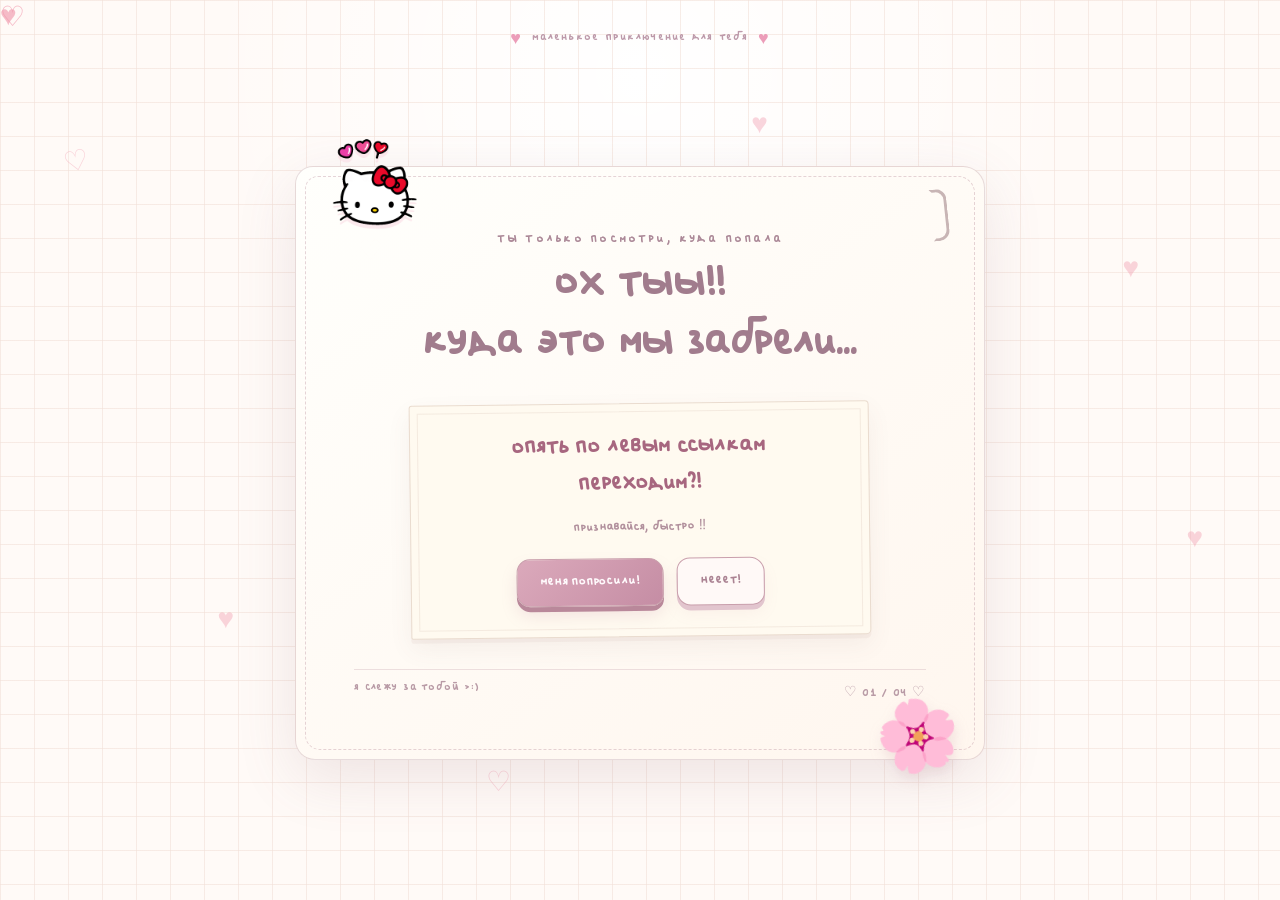
<file: index.html>
<!doctype html>
<html lang="ru">
<head>
  <meta charset="utf-8">
  <meta name="viewport" content="width=device-width, initial-scale=1">
  <meta name="theme-color" content="#fff8f5">
  <meta name="description" content="Маленькое секретное послание для тебя!.">
  <title>Для Настеньки</title>
  <link rel="icon" href="assets/gifs/hello-kitty-face.gif" type="image/gif">
  <link rel="stylesheet" href="css/styles.css">
  <script defer src="js/heart-cursor.js"></script>
  <script defer src="js/app.js"></script>
</head>
<body class="paper-page entry-page">
  <canvas id="heart-cursor" aria-hidden="true"></canvas>
  <div class="ambient-hearts" aria-hidden="true">
    <span>♡</span><span>♥</span><span>♡</span><span>♥</span><span>♡</span><span>♥</span>
    <span>♡</span><span>♥</span><span>♡</span><span>♥</span><span>♡</span><span>♥</span>
  </div>
  <main class="entry-shell">
    <div class="top-note"><span class="tiny-heart">♥</span> маленькое приключение для тебя <span class="tiny-heart">♥</span></div>

    <section class="story-screen is-active" data-screen="intro" aria-labelledby="intro-title">
      <article class="scrapbook-card intro-card">
        <img class="sticker sticker-cat-head" src="assets/gifs/hello-kitty-face.gif" alt="" aria-hidden="true">
        <div class="paper-clip" aria-hidden="true"></div>
        <div class="flower-sticker" aria-hidden="true">🌸</div>
        <p class="eyebrow">ты только посмотри, куда попала</p>
        <h1 id="intro-title">Ох тыы!!<br>Куда это мы забрели...</h1>
        <div class="message-paper">
          <p class="prompt-text">Опять по левым ссылкам переходим?!</p>
          <p class="handwritten">Признавайся, быстро ‼</p>
          <div class="button-row">
            <button class="cute-button" type="button" data-action="claim">Меня попросили!</button>
            <button class="cute-button cute-button--quiet" type="button" data-action="deny">Нееет!</button>
          </div>
        </div>
        <div class="card-footer"><span>я слежу за тобой >:)</span><span>♡ 01 / 04 ♡</span></div>
      </article>
    </section>

    <section class="story-screen" data-screen="accuse" aria-labelledby="accuse-title" hidden>
      <article class="scrapbook-card dialog-card">
        <img class="sticker sticker-cat-head" src="assets/gifs/hello-kitty-face.gif" alt="" aria-hidden="true">
        <div class="paper-clip" aria-hidden="true"></div>
        <div class="flower-sticker" aria-hidden="true">🌸</div>
        <p class="eyebrow">я всё знаю!</p>
        <h2 id="accuse-title" class="dialog-word">Врушка!</h2>
        <p class="subcopy">Ты меня надурила?!</p>
        <div class="button-row">
          <button class="cute-button" type="button" data-action="believe">Меня попросили!</button>
          <button class="cute-button cute-button--quiet" type="button" data-action="believe">Нееет!</button>
        </div>
        <div class="card-footer"><span>хитренькая какая</span><span>♡ 02 / 04 ♡</span></div>
      </article>
    </section>

    <section class="story-screen" data-screen="believe" aria-labelledby="believe-title" hidden>
      <article class="scrapbook-card dialog-card believe-card">
        <img class="sticker sticker-cat-head" src="assets/gifs/hello-kitty-face.gif" alt="" aria-hidden="true">
        <div class="paper-clip" aria-hidden="true"></div>
        <div class="flower-sticker" aria-hidden="true">🌸</div>
        <p class="eyebrow">Ну-ну...</p>
        <h2 id="believe-title" class="dialog-word">Ладно, верю...</h2>
        <p class="subcopy">Или нет.. А ну-ка! В наказание я подготовил для тебя детективную загадку!!</p>
        <button class="arrow-button" type="button" data-action="vault" aria-label="Перейти к сейфу">
          <img src="assets/gifs/pink-arrow.gif" alt="Дальше">
        </button>
        <div class="card-footer"><span>бегом решать >:)</span><span>♡ 03 / 04 ♡</span></div>
      </article>
    </section>

    <section class="story-screen safe-screen" data-screen="vault" aria-labelledby="vault-title" hidden>
      <header class="vault-intro">
        <p class="eyebrow">секретный уровень</p>
        <h2 id="vault-title">Тебе нужно взломать сейф,<br>чтобы узнать, что скрывает Китти-страж...</h2>
      </header>
      <div class="vault-layout">
        <section class="guardian-zone" aria-label="Китти-страж">
          <div class="guardian-title">Китти-страж</div>
          <div class="guardian-art-wrap">
            <button class="question-button" type="button" id="guardian-help" aria-label="Спросить Китти-стража" aria-expanded="false">?</button>
            <button class="heal-button" type="button" id="guardian-heal" aria-label="Вылечить Китти-стража" title="Вылечить Китти-стража" hidden>
              <svg viewBox="0 0 24 24" width="22" height="22" aria-hidden="true" focusable="false">
                <path class="heal-heart" d="M12 20.4S4.6 16 2.9 11.4C1.7 8.2 3.6 5 6.8 5c2 0 3.9 1.1 5.2 3 1.3-1.9 3.2-3 5.2-3 3.2 0 5.1 3.2 3.9 6.4C19.4 16 12 20.4 12 20.4z"/>
                <path class="heal-plus" d="M12 9.6v5.2M9.4 12.2h5.2"/>
              </svg>
            </button>
            <div class="guardian-bubble" id="guardian-bubble" role="status" aria-live="polite" hidden>Подсказка: тут всё решают любовь и немного удачи <3</div>
            <img class="guardian-art" src="assets/gifs/hello-kitty.gif" alt="Китти-страж с розовым бантиком">
            <img class="kuromi-sticker" src="assets/gifs/kuromi.gif" alt="" aria-hidden="true">
          </div>
          <div class="health-wrap">
            <div class="health-track" role="progressbar" aria-label="Здоровье Китти-стража" aria-valuemin="0" aria-valuemax="100" aria-valuenow="100" id="health-track">
              <div class="health-fill" id="health-fill"></div>
            </div>
            <div class="health-label"><strong id="health-value">100</strong><span>HP</span></div>
          </div>
          <p class="guardian-hint">Каждая ошибка снимает 20 HP!</p>
        </section>

        <section class="keypad-card" aria-label="Кодовый замок">
          <div class="safe-display" id="safe-display" aria-live="polite" aria-atomic="true">0</div>
          <div class="keypad-grid" id="keypad-grid">
            <button class="number-key" type="button" data-digit="1">1</button>
            <button class="number-key" type="button" data-digit="2">2</button>
            <button class="number-key" type="button" data-digit="3">3</button>
            <button class="number-key" type="button" data-digit="4">4</button>
            <button class="number-key" type="button" data-digit="5">5</button>
            <button class="number-key" type="button" data-digit="6">6</button>
            <button class="number-key" type="button" data-digit="7">7</button>
            <button class="number-key" type="button" data-digit="8">8</button>
            <button class="number-key" type="button" data-digit="9">9</button>
            <button class="number-key" type="button" data-action="clear" aria-label="Очистить код">⌫</button>
            <button class="number-key" type="button" data-digit="0">0</button>
            <button class="number-key" type="button" data-action="delete" aria-label="Удалить последнюю цифру">←</button>
          </div>
          <button class="cute-button safe-submit" id="safe-submit" type="button">Открыть</button>
          <p class="safe-footnote">секретный код состоит из четырёх цифр</p>
        </section>
      </div>
      <div class="card-footer vault-footer"><span>ну попробуй разгадать, мухехехе >:)</span><span>♡ 04 / 04 ♡</span></div>
    </section>
  </main>
  <div class="toast" id="toast" role="status" aria-live="polite" hidden></div>
  <noscript><p class="noscript-note">Для этого маленького приключения нужно включить JavaScript 💘</p></noscript>
</body>
</html>
</file>
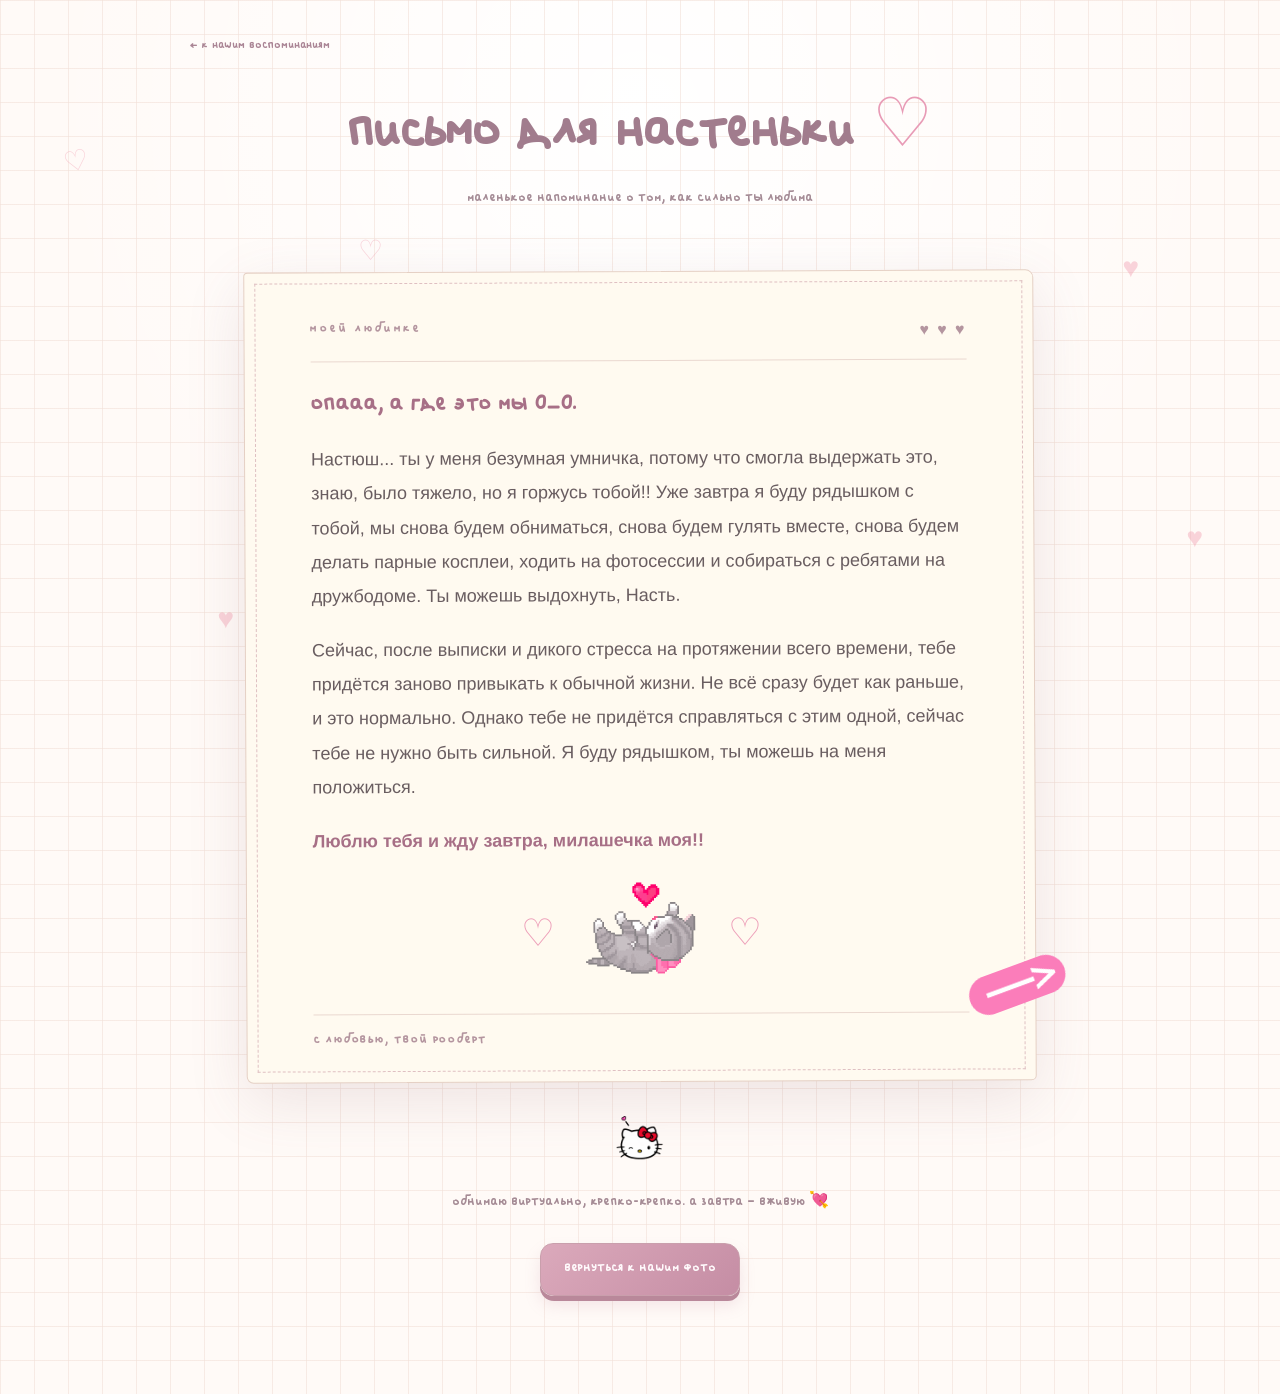
<file: letter.html>
<!doctype html>
<html lang="ru">
<head>
  <meta charset="utf-8">
  <meta name="viewport" content="width=device-width, initial-scale=1">
  <meta name="theme-color" content="#fff8f5">
  <meta name="description" content="Тёплое письмо Насте — с любовью.">
  <title>Письмо для моей любимки 💌</title>
  <link rel="icon" href="assets/gifs/hello-kitty-face.gif" type="image/gif">
  <link rel="stylesheet" href="css/styles.css">
  <script defer src="js/heart-cursor.js"></script>
</head>
<body class="paper-page letter-page">
  <canvas id="heart-cursor" aria-hidden="true"></canvas>
  <div class="ambient-hearts" aria-hidden="true"><span>♡</span><span>♥</span><span>♡</span><span>♥</span><span>♡</span><span>♥</span></div>
  <main class="letter-shell">
    <a class="back-link" href="memories.html">← к нашим воспоминаниям</a>
    <header class="letter-heading">
      <h1>Письмо для Настеньки <span>♡</span></h1>
      <p>маленькое напоминание о том, как сильно ты любима</p>
    </header>
    <article class="letter-paper">
      <div class="letter-paper-top"><span>МОЕЙ ЛЮБИМКЕ</span><span>♥ ♥ ♥</span></div>
      <div class="letter-copy">
        <p class="letter-opening">Опааа, а где это мы 0_0.</p>
        <p>Настюш... ты у меня безумная умничка, потому что смогла выдержать это, знаю, было тяжело, но я горжусь тобой!! Уже завтра я буду рядышком с тобой, мы снова будем обниматься, снова будем гулять вместе, снова будем делать парные косплеи, ходить на фотосессии и собираться с ребятами на дружбодоме. Ты можешь выдохнуть, Насть.</p>
        <p>Сейчас, после выписки и дикого стресса на протяжении всего времени, тебе придётся заново привыкать к обычной жизни. Не всё сразу будет как раньше, и это нормально. Однако тебе не придётся справляться с этим одной, сейчас тебе не нужно быть сильной. Я буду рядышком, ты можешь на меня положиться.</p>
        <p class="letter-closing">Люблю тебя и жду завтра, милашечка моя!!</p>
        <div class="letter-signoff">
          <span class="signoff-heart">♡</span>
          <img src="assets/gifs/cat-heart.gif" alt="Котик обнимает сердечко" class="signoff-gif">
          <span class="signoff-heart">♡</span>
        </div>
      </div>
      <div class="letter-paper-bottom"><span>с любовью, твой Рооберт</span></div>
      <img src="assets/gifs/pink-arrow.gif" class="letter-arrow" alt="" aria-hidden="true">
    </article>
    <footer class="letter-footer">
      <img src="assets/gifs/hello-kitty-face.gif" alt="" aria-hidden="true">
      <p>Обнимаю виртуально, крепко-крепко. А завтра – вживую 💘</p>
      <a class="cute-button link-button" href="memories.html">Вернуться к нашим фото</a>
    </footer>
  </main>
</body>
</html>
</file>
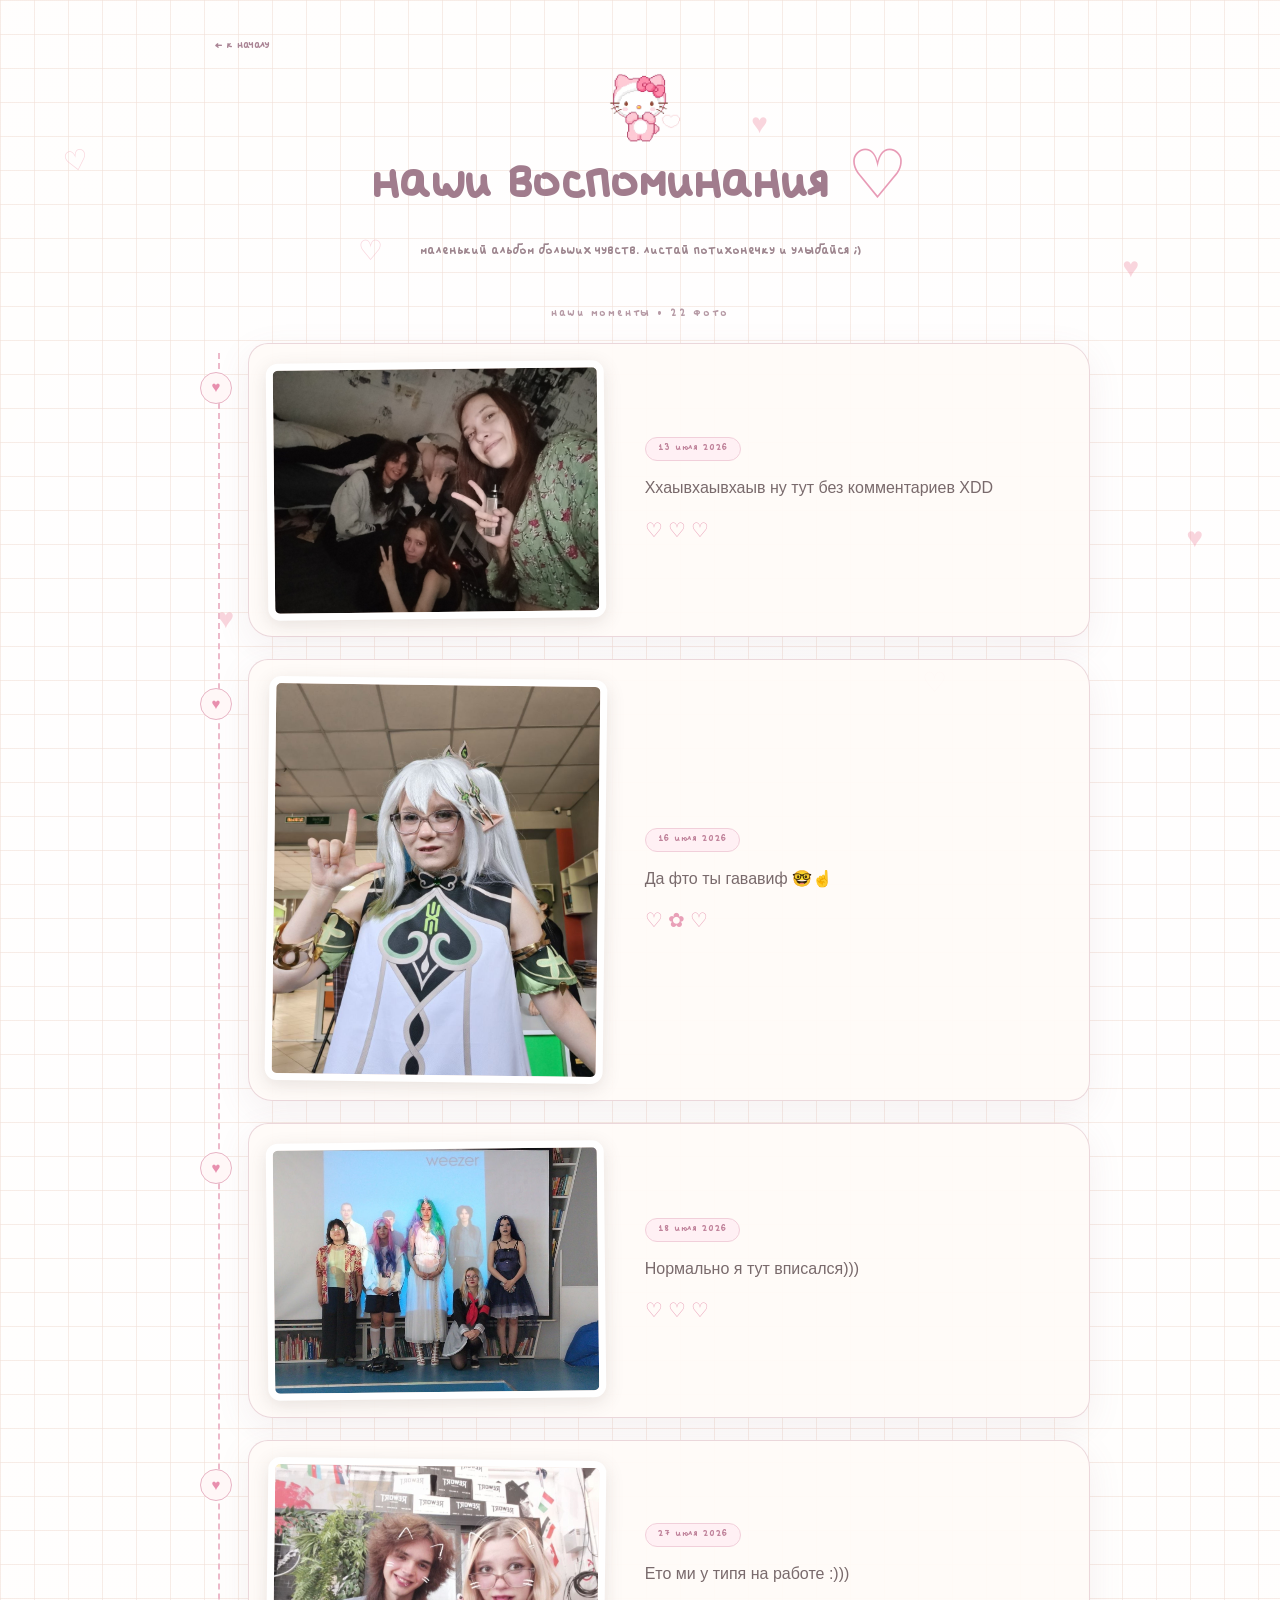
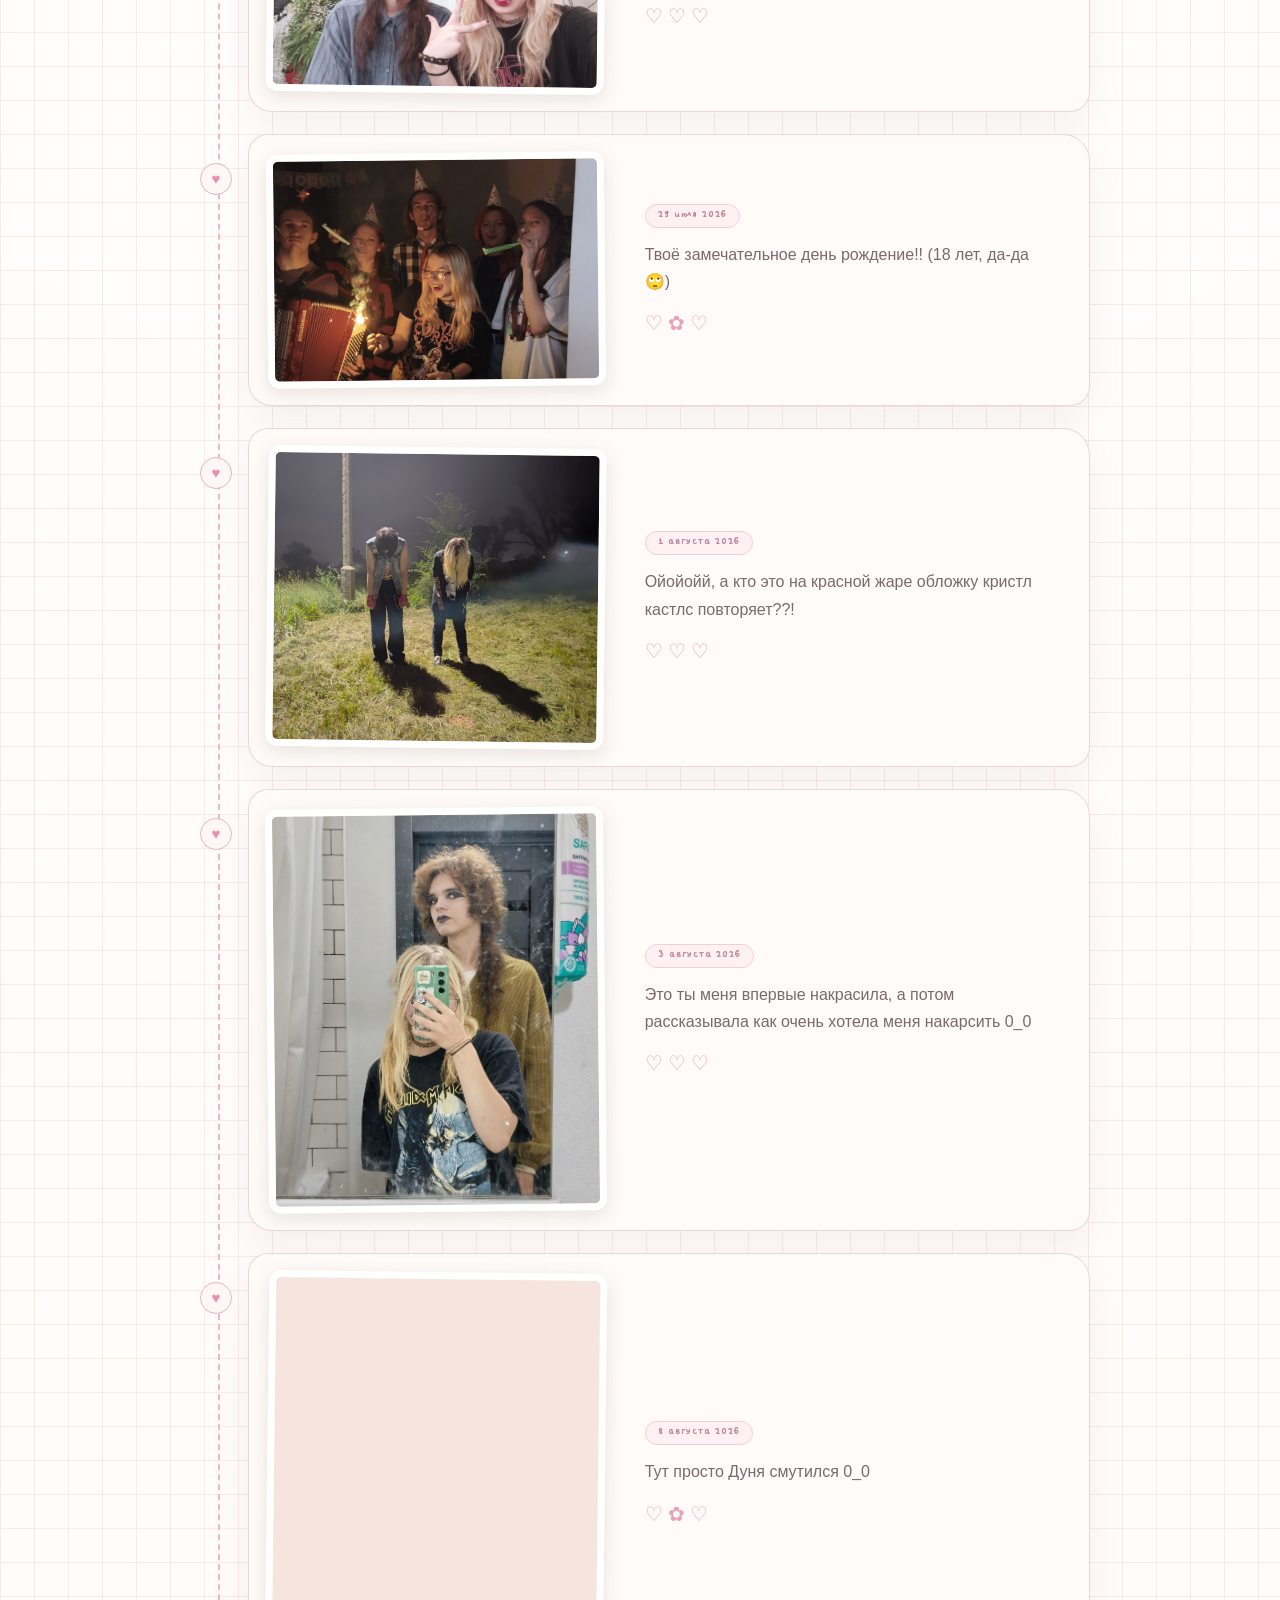
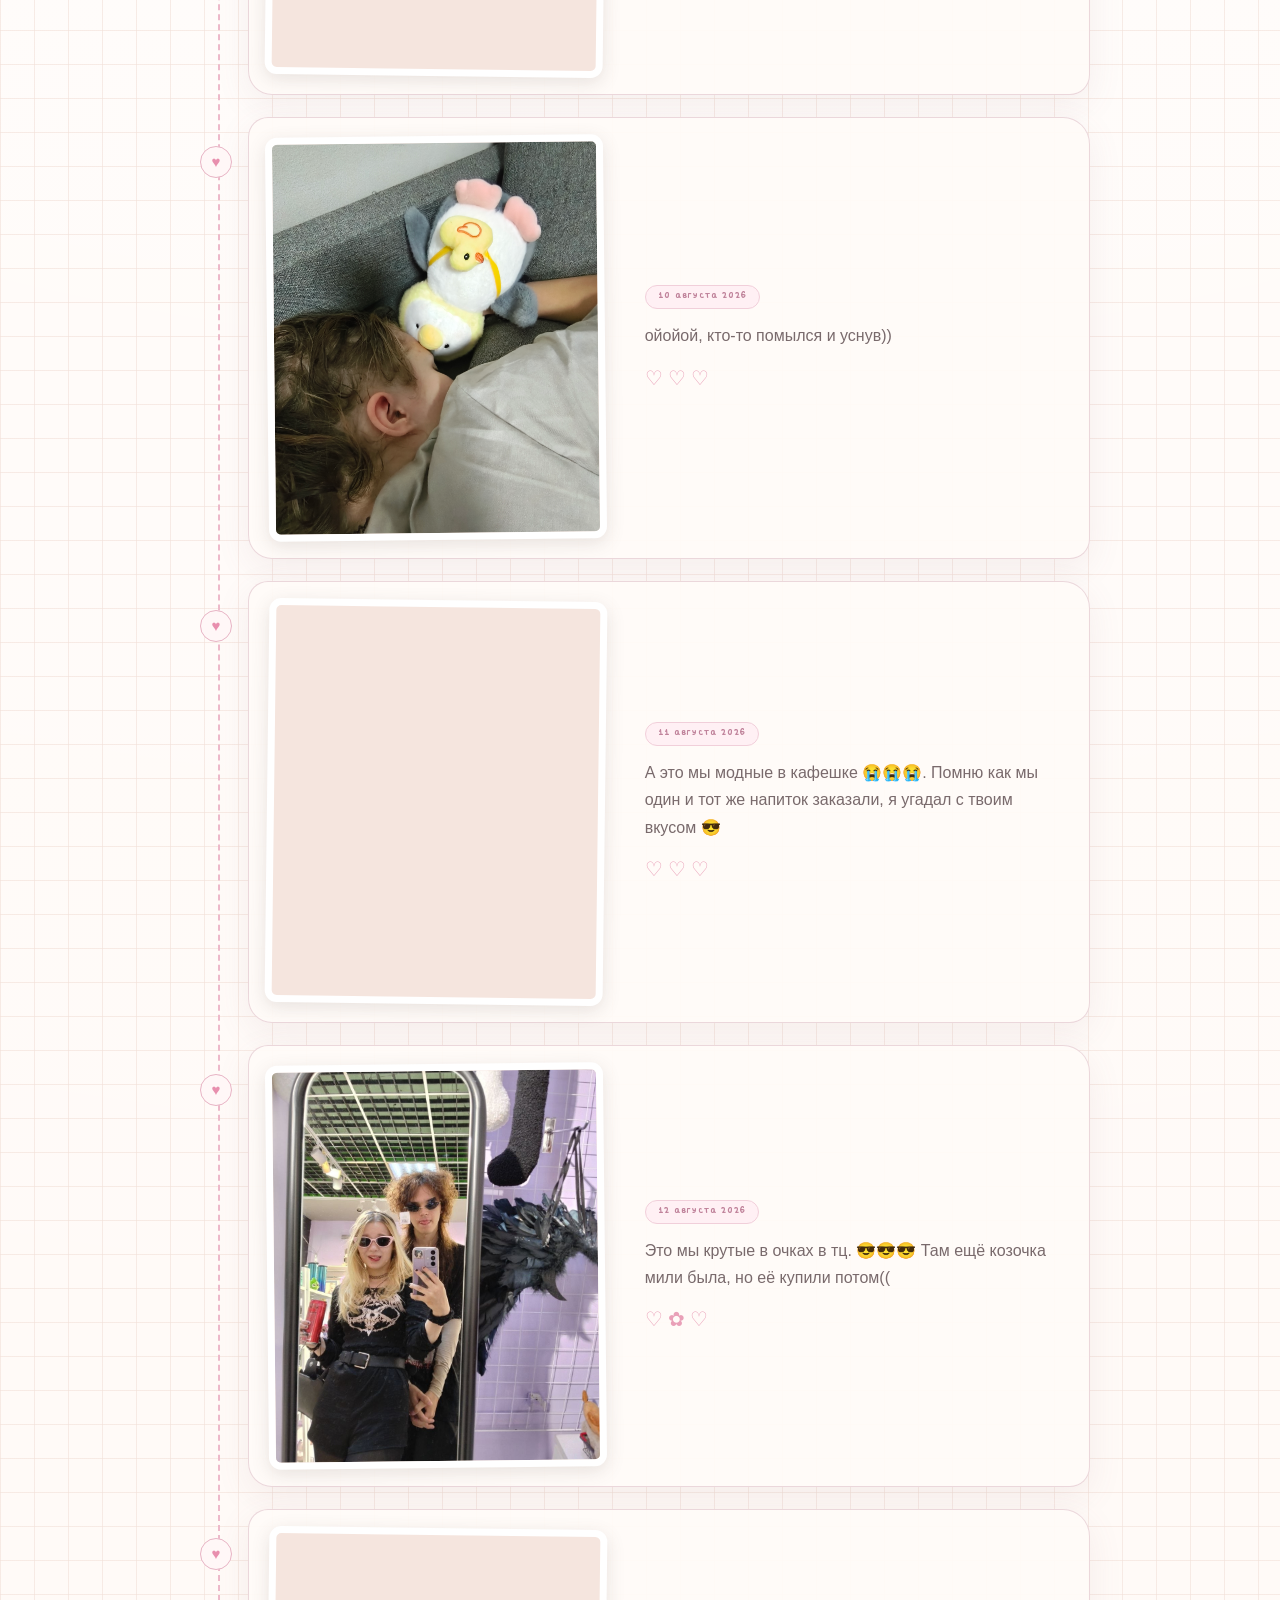
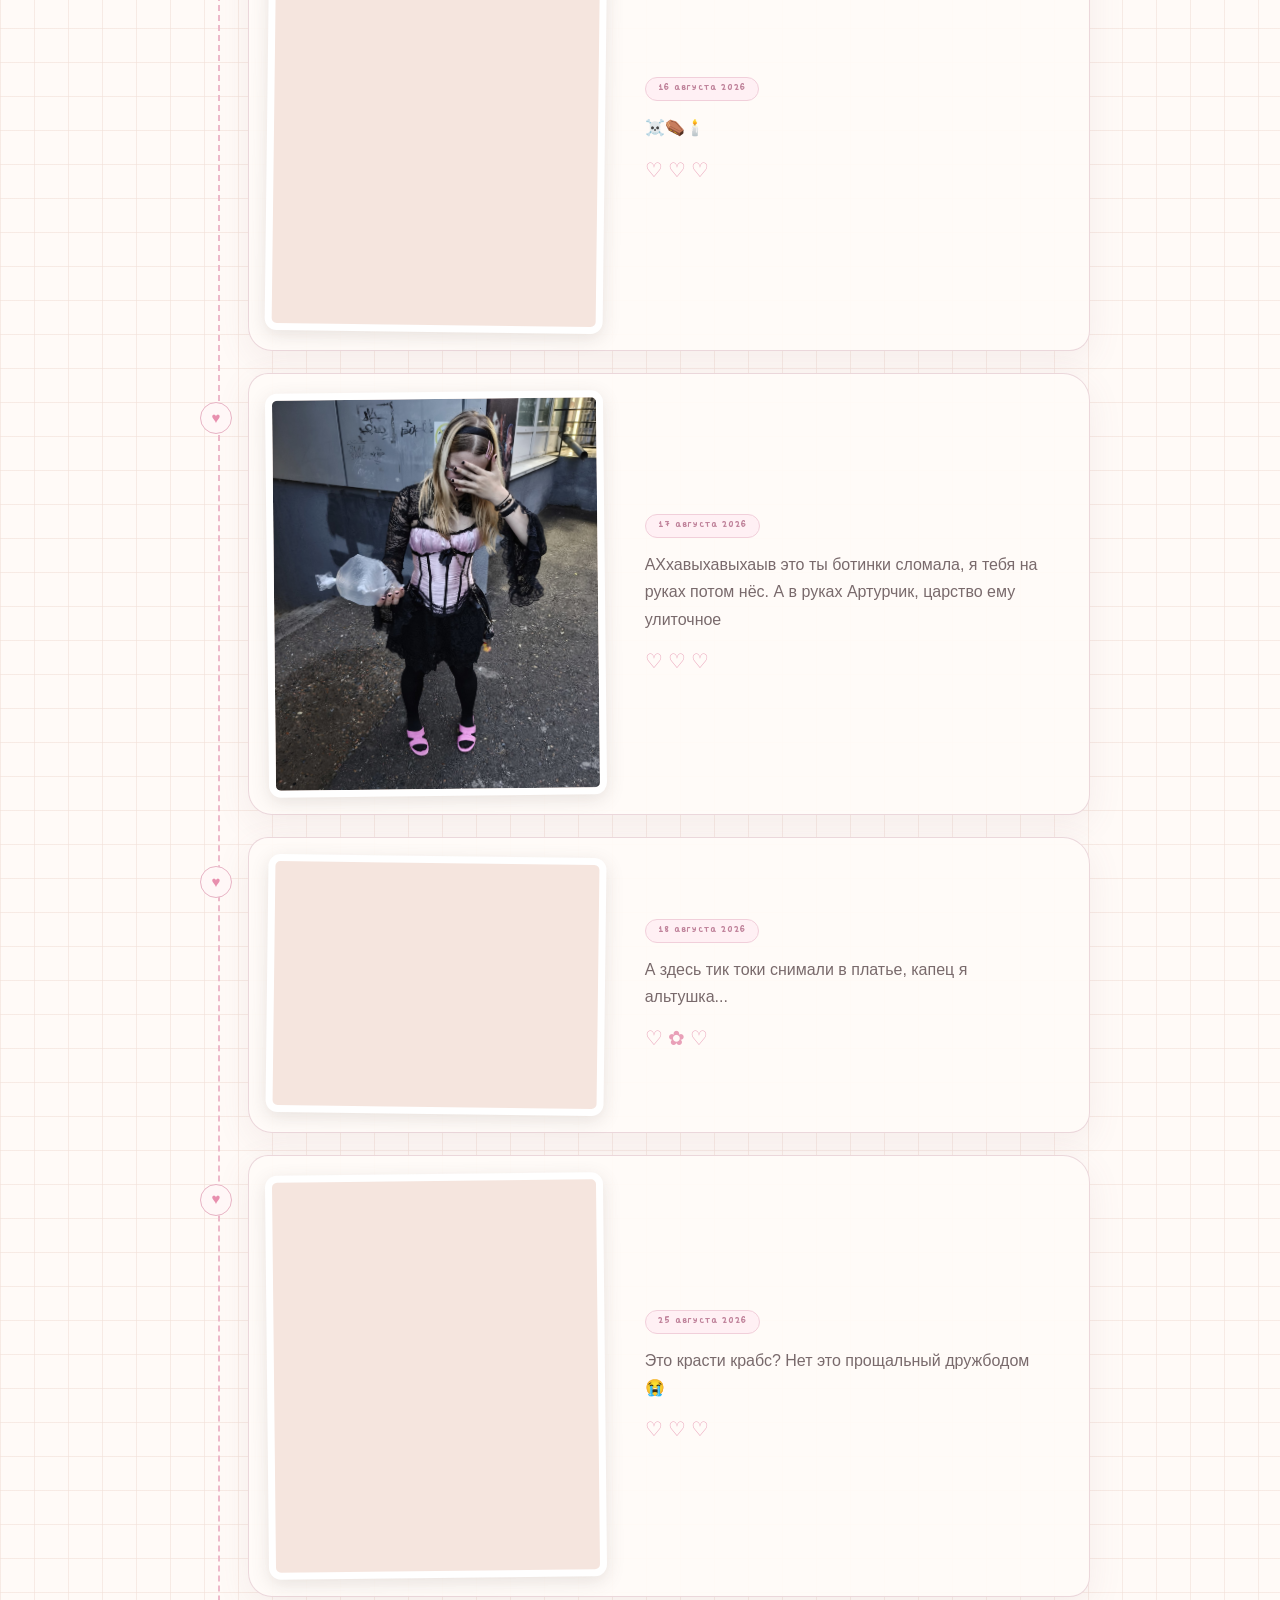
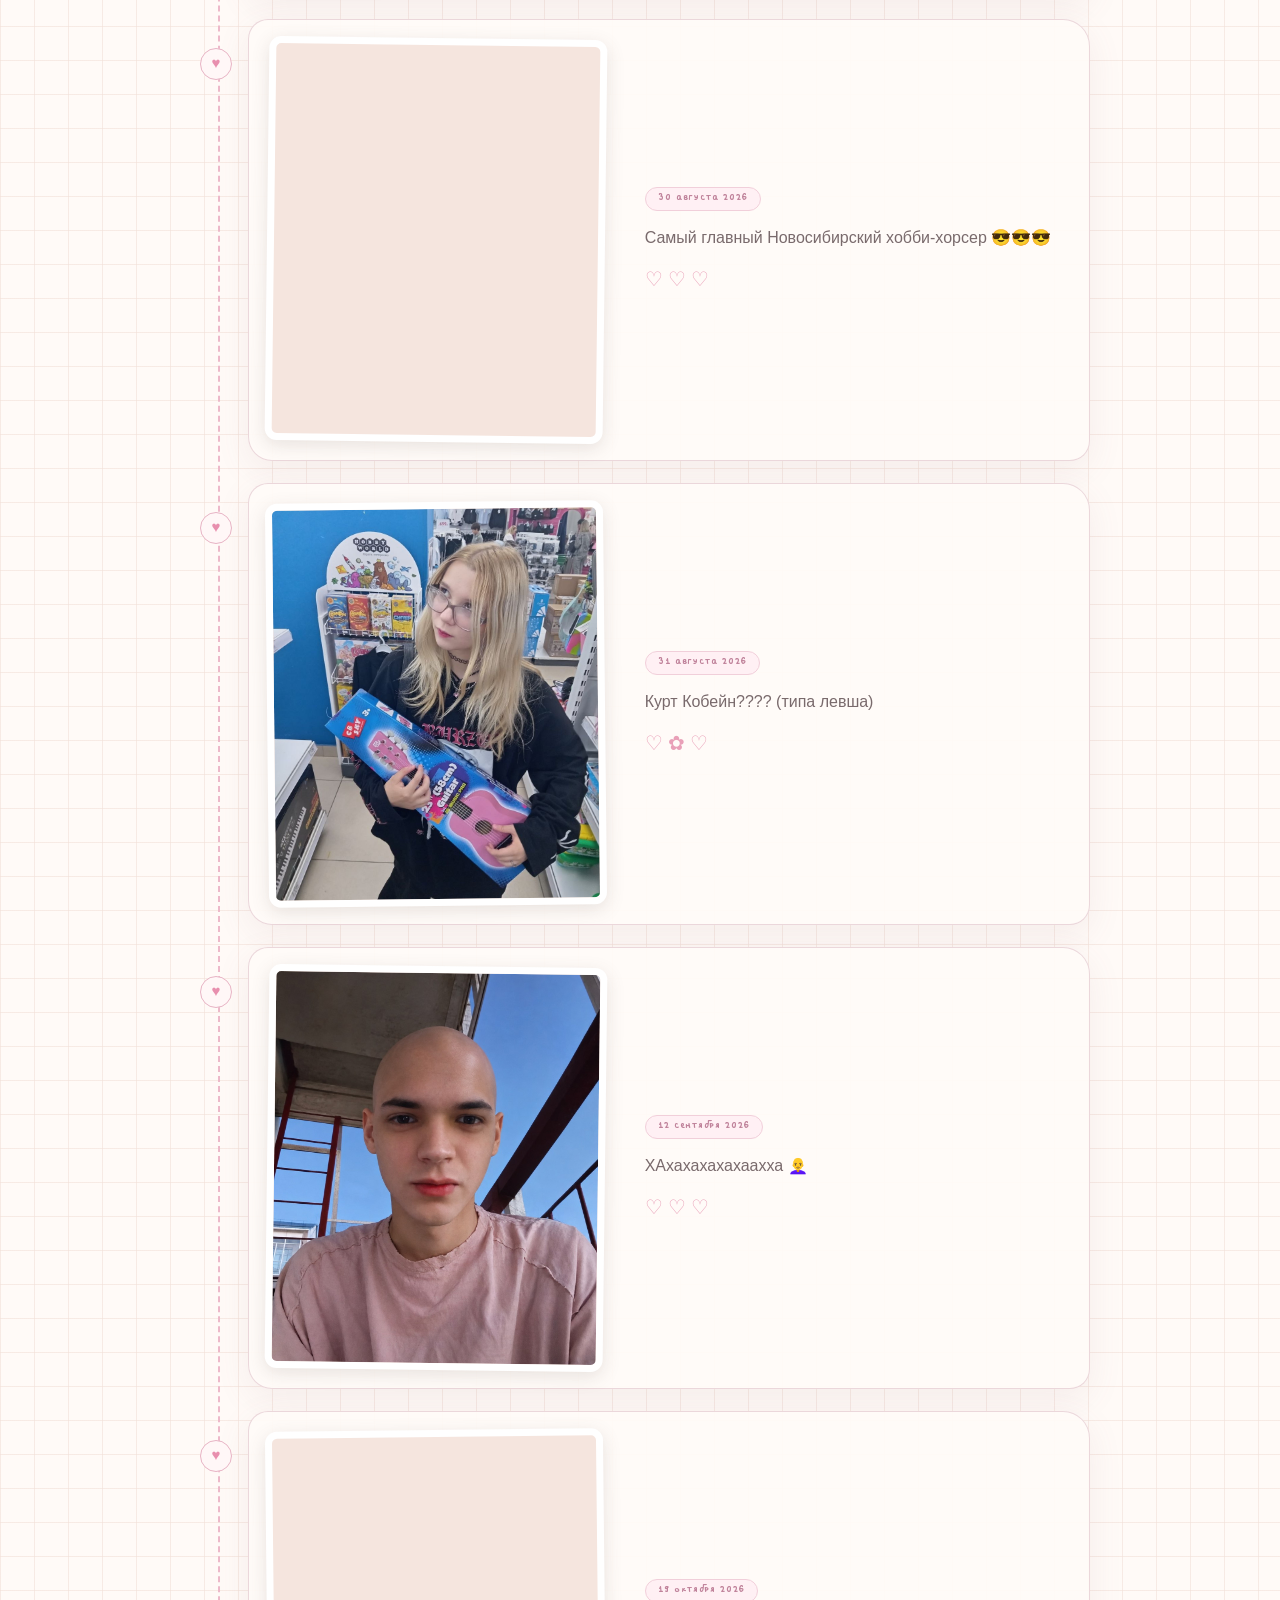
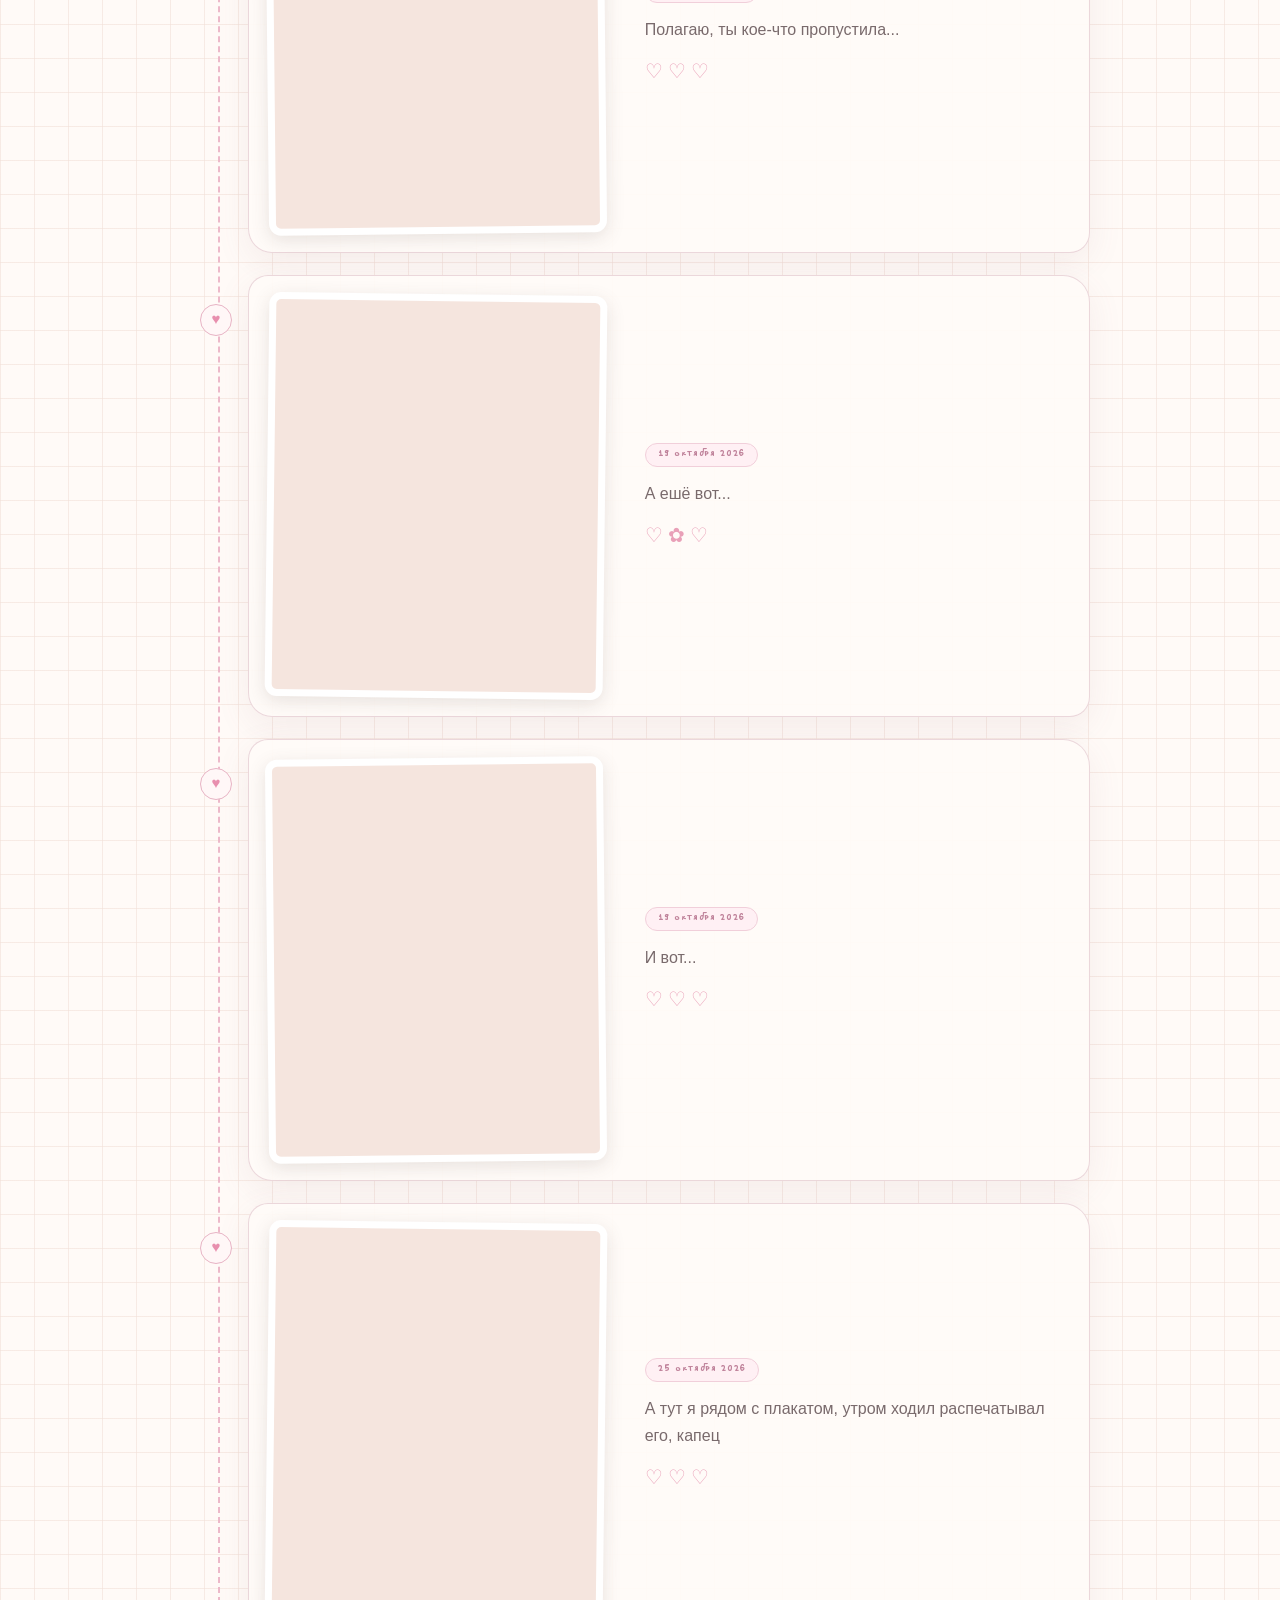
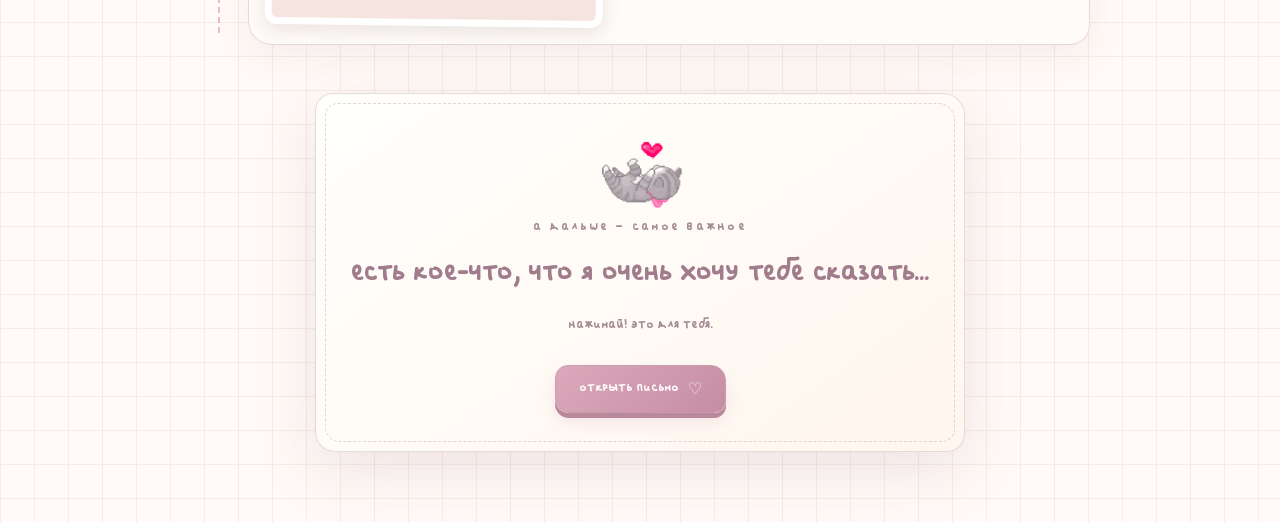
<file: memories.html>
<!doctype html>
<html lang="ru">
<head>
  <meta charset="utf-8">
  <meta name="viewport" content="width=device-width, initial-scale=1">
  <meta name="theme-color" content="#fff8f5">
  <meta name="description" content="Наши маленькие воспоминания, собранные по датам.">
  <title>Наш маленький фотоархив 💘</title>
  <link rel="icon" href="assets/gifs/hello-kitty-face.gif" type="image/gif">
  <link rel="stylesheet" href="css/styles.css">
  <script defer src="js/heart-cursor.js"></script>
  <script defer src="js/photos-data.js"></script>
  <script defer src="js/memories.js"></script>
</head>
<body class="paper-page memories-page">
  <canvas id="heart-cursor" aria-hidden="true"></canvas>
  <div class="ambient-hearts" aria-hidden="true"><span>♡</span><span>♥</span><span>♡</span><span>♥</span><span>♡</span><span>♥</span><span>♡</span><span>♥</span></div>
  <main class="memory-shell">
    <header class="page-heading scrapbook-heading">
      <a class="back-link" href="index.html" aria-label="Назад к началу">← к началу</a>
      <img src="assets/gifs/hello-kitty.gif" class="heading-sticker" alt="Hello Kitty">
      <h1>Наши воспоминания <span>♡</span></h1>
      <p class="heading-copy">Маленький альбом больших чувств. Листай потихонечку и улыбайся ;)</p>
    </header>
    <div class="memory-counter" id="memory-counter">наши моменты · 22 фото</div>
    <section class="memory-timeline" id="memory-timeline" aria-label="Фотографии в хронологическом порядке">
      <div class="loading-note">Собираю наши моменты... 💌</div>
    </section>
    <footer class="memory-end scrapbook-card">
      <img src="assets/gifs/cat-heart.gif" alt="Котик с сердечком" class="end-sticker">
      <p class="eyebrow">а дальше – самое важное</p>
      <h2>Есть кое-что, что я очень хочу тебе сказать...</h2>
      <p>Нажимай! Это для тебя.</p>
      <a class="cute-button link-button" href="letter.html">Открыть письмо <span>♡</span></a>
    </footer>
  </main>
  <script>
    // Контент уже локальный, поэтому страница работает без сервера и сети.
  </script>
</body>
</html>
</file>
<file: css/styles.css>
@font-face {
  font-family: "Overdoze Sans";
  src: url("../assets/fonts/overdozesans.ttf") format("truetype");
  font-display: swap;
  font-weight: 400;
  font-style: normal;
}

:root {
  --paper: #fffaf7;
  --paper-deep: #fff3eb;
  --grid: #f5e6e0;
  --ink: #695a5e;
  --mauve: #ac8998;
  --mauve-dark: #936d7d;
  --rose: #f38bb5;
  --rose-soft: #f9d8e4;
  --cream: #f7e8d4;
  --brown: #94796d;
  --brown-dark: #80665c;
  --shadow: 0 18px 60px rgba(132, 91, 103, .14);
  --ease: cubic-bezier(.22,.8,.25,1);
}

* { box-sizing: border-box; }
html { scroll-behavior: smooth; }
body {
  margin: 0;
  min-height: 100vh;
  color: var(--ink);
  font-family: "Overdoze Sans", "Trebuchet MS", Arial, sans-serif;
  background: var(--paper);
  overflow-x: hidden;
}
button, a { -webkit-tap-highlight-color: transparent; }
button, input { font: inherit; }
button { color: inherit; }
a { color: inherit; }
button:focus-visible, a:focus-visible { outline: 3px solid #df7aa8; outline-offset: 4px; }
[hidden] { display: none !important; }

.paper-page {
  position: relative;
  isolation: isolate;
  background-color: var(--paper);
  background-image:
    linear-gradient(to right, rgba(242, 224, 216, .6) 1px, transparent 1px),
    linear-gradient(to bottom, rgba(242, 224, 216, .6) 1px, transparent 1px),
    radial-gradient(circle at 50% 8%, #fff 0, rgba(255,255,255,0) 42%);
  background-size: 34px 34px, 34px 34px, 100% 100%;
}
#heart-cursor { position: fixed; inset: 0; z-index: 10000; width: 100%; height: 100%; pointer-events: none; }
.ambient-hearts { position: fixed; inset: 0; overflow: hidden; pointer-events: none; z-index: -1; color: rgba(239, 152, 172, .4); }
.ambient-hearts span { position: absolute; font-size: clamp(17px, 2.2vw, 30px); animation: float-heart 9s ease-in-out infinite; }
.ambient-hearts span:nth-child(1) { left: 5%; top: 16%; transform: rotate(-13deg); }
.ambient-hearts span:nth-child(2) { left: 17%; top: 67%; animation-delay: -3s; }
.ambient-hearts span:nth-child(3) { left: 28%; top: 26%; animation-delay: -5s; }
.ambient-hearts span:nth-child(4) { right: 11%; top: 28%; animation-delay: -2s; }
.ambient-hearts span:nth-child(5) { right: 26%; top: 74%; animation-delay: -6s; }
.ambient-hearts span:nth-child(6) { right: 6%; top: 58%; animation-delay: -4s; }
.ambient-hearts span:nth-child(7) { left: 38%; top: 85%; animation-delay: -1s; }
.ambient-hearts span:nth-child(8) { right: 40%; top: 12%; animation-delay: -7s; }
@keyframes float-heart { 0%,100% { margin-top: 0; } 50% { margin-top: -13px; } }

.entry-shell { position: relative; z-index: 1; width: min(100% - 32px, 1060px); min-height: 100svh; margin: 0 auto; padding: 28px 0 44px; display: flex; flex-direction: column; align-items: center; }
.top-note { display: flex; align-items: center; gap: 10px; color: #bd9aaa; font-size: 14px; letter-spacing: .09em; text-transform: uppercase; text-align: center; margin: 0 0 20px; }
.tiny-heart { color: #ec9db9; font-size: 18px; }
.story-screen { width: 100%; display: flex; align-items: center; justify-content: center; flex: 1; min-height: 570px; animation: screen-enter .55s var(--ease) both; }
.story-screen[hidden] { display: none !important; }
@keyframes screen-enter { from { opacity: 0; transform: translateY(13px) scale(.985); } to { opacity: 1; transform: translateY(0) scale(1); } }
.scrapbook-card { width: min(100%, 690px); position: relative; border: 1px solid rgba(176, 139, 149, .3); border-radius: 18px 22px 18px 20px; background: linear-gradient(145deg, rgba(255,255,252,.97), rgba(255,246,238,.97)); box-shadow: var(--shadow); padding: clamp(30px, 6vw, 58px); text-align: center; }
.scrapbook-card::before { content: ""; pointer-events: none; position: absolute; inset: 9px; border: 1px dashed rgba(194, 153, 165, .42); border-radius: 13px 17px 13px 15px; }
.intro-card { padding-top: clamp(40px, 7vw, 66px); }
.sticker { position: absolute; width: 90px; height: auto; object-fit: contain; }
.sticker-cat-head { top: -31px; left: 32px; width: clamp(64px, 9vw, 94px); filter: drop-shadow(0 4px 0 rgba(250, 220, 228, .6)); }
.paper-clip { position: absolute; right: 36px; top: 22px; width: 17px; height: 52px; border: 3px solid #b39a9c; border-left-color: transparent; border-radius: 0 11px 11px 0; transform: rotate(-6deg); opacity: .72; }
.flower-sticker { position: absolute; bottom: -20px; right: 23px; font-size: clamp(42px, 6vw, 68px); filter: drop-shadow(0 7px 7px rgba(177, 124, 141, .18)); transform: rotate(-15deg); }
.eyebrow { margin: 0 0 12px; color: var(--mauve); font-size: 16px; letter-spacing: .14em; text-transform: uppercase; }
h1, h2, p { overflow-wrap: anywhere; }
.scrapbook-card h1, .scrapbook-card h2, .page-heading h1, .letter-heading h1 { font-weight: 400; }
.scrapbook-card h1 { font-size: clamp(33px, 5.5vw, 56px); line-height: 1.05; color: #a17c8d; margin: 0 0 27px; text-wrap: balance; }
.message-paper { position: relative; background: #fffaf0; width: min(100%, 460px); margin: 0 auto; padding: 26px clamp(16px, 4vw, 38px) 30px; border: 1px solid #eadccf; border-radius: 3px 4px 5px 2px; box-shadow: 0 4px 0 rgba(206, 182, 172, .15), 0 10px 24px rgba(120, 87, 78, .07); transform: rotate(-.7deg); }
.message-paper::after { content: ""; position: absolute; inset: 7px; pointer-events: none; border: 1px solid rgba(203, 178, 165, .22); }
.prompt-text { position: relative; z-index: 1; font-size: clamp(20px, 3vw, 29px); line-height: 1.27; color: #a7667f; margin: 0 0 12px; }
.handwritten { color: #b18f9c; font-size: 15px; margin: 0 0 23px; }
.button-row { display: flex; justify-content: center; align-items: center; gap: 13px; flex-wrap: wrap; position: relative; z-index: 1; }
.cute-button { min-height: 48px; padding: 12px 23px; display: inline-flex; justify-content: center; align-items: center; gap: 9px; border: 1px solid #c99fac; border-radius: 13px 15px 12px 14px; color: #fffafc; background: linear-gradient(135deg, #dba9bb, #c58da4); box-shadow: 0 5px 0 #b9889a, 0 9px 16px rgba(189, 127, 154, .18); text-decoration: none; cursor: pointer; transition: transform .22s var(--ease), box-shadow .22s var(--ease), filter .22s ease; }
.cute-button:hover { transform: translateY(-3px) rotate(-.7deg); box-shadow: 0 8px 0 #b9889a, 0 12px 19px rgba(189, 127, 154, .23); filter: saturate(1.06); }
.cute-button:active { transform: translateY(2px) scale(.985); box-shadow: 0 2px 0 #b9889a; }
.cute-button--quiet { color: #ab8393; background: #fff9f7; box-shadow: 0 5px 0 #e2c5ce, 0 8px 16px rgba(189,127,154,.08); }
.cute-button--quiet:hover { box-shadow: 0 8px 0 #e2c5ce, 0 12px 19px rgba(189,127,154,.12); }
.card-footer { position: relative; z-index: 1; display: flex; justify-content: space-between; gap: 10px; margin-top: 32px; padding-top: 13px; border-top: 1px solid rgba(205, 171, 180, .36); color: #b99ba6; font-size: 14px; letter-spacing: .06em; text-transform: uppercase; }
.dialog-card { max-width: 620px; min-height: 365px; display: flex; flex-direction: column; justify-content: center; }
.dialog-word { font-size: clamp(42px, 7vw, 72px); color: #a7667f; margin: 10px 0 13px; line-height: 1.1; }
.subcopy { color: #9f8990; font-size: clamp(15px, 2.4vw, 18px); margin: 0 auto 29px; max-width: 410px; line-height: 1.6; }
.believe-card { padding-bottom: 35px; }
.arrow-button { align-self: center; position: relative; z-index: 1; cursor: pointer; background: none; border: 0; padding: 0; transition: transform .25s var(--ease); }
.arrow-button:hover { transform: translateX(6px) scale(1.04); }
.arrow-button img { display: block; width: 112px; height: 49px; object-fit: contain; }

.safe-screen { align-items: stretch; flex-direction: column; justify-content: flex-start; max-width: 880px; min-height: 0; margin: 0 auto; }
.vault-intro { text-align: center; padding: 6px 0 23px; }
.vault-intro h2 { margin: 0 auto 10px; max-width: 760px; color: #a17c8d; font-size: clamp(25px, 4.4vw, 43px); line-height: 1.12; text-wrap: balance; }
.vault-layout { display: grid; grid-template-columns: minmax(240px, 1fr) minmax(280px, 350px); align-items: center; gap: clamp(18px, 5vw, 55px); padding: clamp(20px, 4vw, 36px); border: 1px solid #b3958d; border-radius: 40px; background: linear-gradient(145deg, #fcf0de, #f7e4cf); box-shadow: 0 12px 0 rgba(168, 128, 116, .12), var(--shadow); }
.guardian-zone { min-width: 0; text-align: center; }
.guardian-title { color: #786468; font-size: clamp(20px, 2.5vw, 27px); margin: 0 0 9px; }
.guardian-art-wrap { min-height: 210px; position: relative; display: flex; justify-content: center; align-items: center; isolation: isolate; }
.guardian-art { display: block; width: min(100%, 250px); max-height: 235px; object-fit: contain; image-rendering: auto; filter: drop-shadow(0 7px 4px rgba(185, 110, 142, .12)); }
.question-button { position: absolute; z-index: 5; top: 8px; right: 8%; width: 39px; height: 39px; border: 2px solid #fff9fb; border-radius: 50%; background: #f28bb7; color: white; font-family: Arial, sans-serif; font-size: 24px; font-weight: 700; cursor: pointer; box-shadow: 0 4px 0 #cd7198, 0 8px 16px rgba(194, 100, 144, .19); transition: transform .2s ease; }
.question-button:hover { transform: rotate(12deg) scale(1.08); }
.heal-button { position: absolute; z-index: 5; top: 58px; right: 8%; width: 39px; height: 39px; padding: 0; display: flex; justify-content: center; align-items: center; border: 2px solid #fff9fb; border-radius: 50%; background: #f28bb7; cursor: pointer; box-shadow: 0 4px 0 #cd7198, 0 8px 16px rgba(194, 100, 144, .19); transition: transform .2s ease; animation: heal-pop .45s var(--ease) both, heal-beat 1.6s ease-in-out .5s infinite; }
.heal-button[hidden] { display: none; }
.heal-button:hover { transform: rotate(-12deg) scale(1.08); }
.heal-button:active { transform: translateY(2px) scale(.96); box-shadow: 0 2px 0 #cd7198; }
.heal-button svg { display: block; overflow: visible; }
.heal-heart { fill: #fffafc; stroke: #fffafc; stroke-width: 1.6; stroke-linejoin: round; }
.heal-plus { fill: none; stroke: #f28bb7; stroke-width: 2.2; stroke-linecap: round; }
@keyframes heal-pop { from { opacity: 0; transform: scale(.3) rotate(-25deg); } to { opacity: 1; transform: scale(1) rotate(0); } }
@keyframes heal-beat { 0%,100% { box-shadow: 0 4px 0 #cd7198, 0 8px 16px rgba(194,100,144,.19), 0 0 0 0 rgba(242,139,183,.45); } 50% { box-shadow: 0 4px 0 #cd7198, 0 8px 16px rgba(194,100,144,.19), 0 0 0 9px rgba(242,139,183,0); } }
.guardian-bubble { position: absolute; z-index: 6; top: 8px; left: 2%; max-width: min(245px, 76%); border: 1px solid #e8bbc9; border-radius: 16px 16px 1px 16px; padding: 12px 15px; background: rgba(255, 252, 250, .98); color: #a76f86; font-size: 14px; line-height: 1.35; box-shadow: 0 8px 20px rgba(137, 91, 104, .13); animation: bubble-in .2s var(--ease) both; }
@keyframes bubble-in { from { opacity: 0; transform: translateY(5px) scale(.96); } to { opacity: 1; transform: translateY(0) scale(1); } }
.kuromi-sticker { position: absolute; bottom: 1px; left: 5%; width: 67px; max-height: 73px; object-fit: contain; }
.health-wrap { display: flex; flex-direction: column; justify-content: center; align-items: stretch; gap: 7px; width: min(100%, 270px); margin: 12px auto 0; }
.health-track { display: block; width: 100%; height: 17px; background: #eadbd1; border: 1px solid #9f9b86; border-radius: 99px; overflow: hidden; position: relative; box-shadow: inset 0 2px 4px rgba(111,87,76,.1); }
.health-fill { position: absolute; inset: 0; border-radius: inherit; background: #82d59b; transform: scaleX(1); transform-origin: left center; transition: transform .72s ease-in-out, background-color .72s ease-in-out; }
.health-label { display: flex; align-items: baseline; justify-content: center; gap: 5px; color: #738b77; font-size: 15px; }
.health-label strong { font-size: 24px; }
.guardian-hint { color: #a58a85; font-size: 12px; margin: 10px 0 0; }
.keypad-card { background: #f7e7d1; border: 1px solid #9d8175; border-radius: 33px; box-shadow: inset 0 2px rgba(255,255,255,.7); padding: 20px; }
.safe-display { height: 64px; margin-bottom: 17px; border: 1.5px solid #5a4e45; border-radius: 19px; background: #c5b09b; color: #534940; display: flex; justify-content: center; align-items: center; padding: 0 12px; font-family: "Overdoze Sans", monospace; font-size: clamp(23px, 3vw, 34px); letter-spacing: .16em; overflow: hidden; white-space: nowrap; text-overflow: ellipsis; transition: background-color .25s ease, color .25s ease; }
.safe-display.is-error { background: #cc9b92; color: #693e3f; letter-spacing: .025em; font-size: clamp(18px, 2.5vw, 25px); }
.safe-display.is-success { background: #b4cba9; color: #375a45; letter-spacing: .02em; font-size: clamp(16px, 2.5vw, 23px); }
.keypad-grid { display: grid; grid-template-columns: repeat(3, minmax(0, 1fr)); gap: 10px; }
.number-key { min-height: 50px; border: 1.5px solid #59493f; border-radius: 17px; background: #8b7467; color: #ffefd8; box-shadow: 0 3px 0 #755d52; font-size: 22px; cursor: pointer; transition: background-color .18s ease, transform .18s var(--ease), box-shadow .18s ease; }
.number-key:hover { background: #a58a79; transform: translateY(-2px); box-shadow: 0 5px 0 #755d52; }
.number-key:active { transform: translateY(2px); box-shadow: 0 1px 0 #755d52; }
.number-key:disabled { opacity: .45; cursor: not-allowed; transform: none; background: #8b7467; box-shadow: 0 3px 0 #755d52; }
.safe-submit { width: 100%; margin-top: 15px; min-height: 47px; border-color: #a88b7c; background: linear-gradient(135deg, #cdb49e, #b99d87); background-color: #c3a893; box-shadow: 0 4px 0 #a18776, 0 9px 16px rgba(130, 95, 78, .11); color: #fff6e8; }
.safe-submit:hover { box-shadow: 0 7px 0 #a18776, 0 12px 19px rgba(130,95,78,.14); }
.safe-submit.is-ready, .safe-submit.is-unlocked { border-color: #59493f; background-image: none; background-color: #8b7467; color: #ffefd8; box-shadow: 0 4px 0 #755d52, 0 9px 16px rgba(130, 95, 78, .11); transition: transform .22s var(--ease), box-shadow .22s var(--ease), filter .22s ease, background-color .25s ease, border-color .25s ease, color .25s ease; }
.safe-submit.is-ready:hover, .safe-submit.is-unlocked:hover { box-shadow: 0 7px 0 #755d52, 0 12px 19px rgba(130,95,78,.14); }
.safe-submit.is-ready:active, .safe-submit.is-unlocked:active { box-shadow: 0 2px 0 #755d52; }
.safe-submit:disabled { opacity: .45; cursor: not-allowed; transform: none; filter: none; box-shadow: 0 4px 0 #a18776; }
.safe-footnote { text-align: center; font-size: 11px; color: #a18a7d; margin: 14px 0 0; }
.vault-footer { margin-top: 23px; }
.keypad-card.is-shaking { animation: keypad-shake .36s ease; }
@keyframes keypad-shake { 0%,100% { transform: translateX(0); } 20%,60% { transform: translateX(-5px); } 40%,80% { transform: translateX(5px); } }
.toast { position: fixed; z-index: 10001; left: 50%; bottom: 23px; transform: translateX(-50%); max-width: calc(100% - 32px); padding: 12px 18px; color: #956678; background: #fff9fb; border: 1px solid #f0cad7; border-radius: 14px; box-shadow: var(--shadow); text-align: center; }
.noscript-note { position: fixed; bottom: 10px; left: 10px; right: 10px; padding: 12px; background: white; text-align: center; }

.memory-shell, .letter-shell { width: min(100% - 32px, 1050px); margin: 0 auto; padding: 28px 0 70px; position: relative; z-index: 1; }
.page-heading, .letter-heading { position: relative; text-align: center; padding: 34px 20px 22px; margin: 0 auto 20px; max-width: 850px; }
.back-link { display: inline-flex; align-items: center; min-height: 37px; position: relative; z-index: 2; margin-bottom: 20px; color: #aa8595; text-decoration: none; font-size: 14px; transition: color .2s ease, transform .2s ease; }
.back-link:hover { color: #d3749d; transform: translateX(-3px); }
.page-heading .back-link { position: absolute; top: 0; left: 0; }
.heading-sticker { display: block; width: 90px; max-height: 85px; margin: 0 auto 4px; object-fit: contain; }
.page-heading h1, .letter-heading h1 { margin: 7px 0 14px; color: #a17c8d; font-size: clamp(38px, 7vw, 68px); line-height: 1.05; text-wrap: balance; }
.page-heading h1 span, .letter-heading h1 span { color: #e89bb6; }
.heading-copy { margin: 0 auto; max-width: 580px; color: #9d858e; line-height: 1.7; font-size: 16px; }
.memory-counter { color: #b69aa5; text-align: center; margin: 9px 0 22px; font-size: 14px; letter-spacing: .13em; text-transform: uppercase; }
.memory-timeline { max-width: 900px; margin: 0 auto; position: relative; }
.memory-timeline::before { content: ""; position: absolute; left: 28px; top: 10px; bottom: 12px; border-left: 2px dashed #edb9ca; }
.memory-card { position: relative; display: grid; grid-template-columns: minmax(240px, 42%) minmax(0, 1fr); gap: clamp(20px, 3.5vw, 40px); align-items: center; padding: 18px; margin: 0 0 22px 58px; background: rgba(255, 251, 248, .92); border: 1px solid rgba(214, 176, 188, .48); border-radius: 20px 27px 20px 24px; box-shadow: 0 10px 35px rgba(139, 97, 113, .09); transition: transform .25s var(--ease), box-shadow .25s ease; }
.memory-card:hover { transform: translateY(-3px); box-shadow: 0 15px 40px rgba(139,97,113,.14); }
.memory-card::before { content: "♥"; position: absolute; left: -49px; top: 28px; width: 30px; height: 30px; display: grid; place-items: center; border: 1px solid #e7b3c4; border-radius: 50%; background: #fff7f7; color: #e88fae; font-size: 15px; }
.memory-photo-wrap { min-height: 220px; max-height: 410px; overflow: hidden; border: 7px solid #fff; border-radius: 12px; box-shadow: 0 5px 18px rgba(100, 78, 74, .15); background: #f5e5de; transform: rotate(-.6deg); }
.memory-card:nth-child(even) .memory-photo-wrap { transform: rotate(.7deg); }
.memory-photo { display: block; width: 100%; height: 100%; max-height: 390px; min-height: 220px; object-fit: cover; }
.memory-copy { position: relative; padding: 12px 18px 12px 0; }
.memory-date { display: inline-block; margin-bottom: 13px; color: #c0839b; background: #fff0f4; border: 1px solid #f1cfda; border-radius: 999px; padding: 6px 12px; font-size: 12px; letter-spacing: .08em; }
.memory-copy h2 { margin: 0 0 10px; color: #a17c8d; font-size: 23px; font-weight: 400; line-height: 1.2; }
.memory-copy p { color: #796a6c; font-family: "Trebuchet MS", Arial, sans-serif; font-size: 16px; line-height: 1.7; margin: 0; }
.memory-copy .memory-heart { display: block; margin-top: 16px; color: #e9a0b8; font-size: 20px; }
.memory-end { max-width: 650px; margin: 48px auto 0; padding: 42px 30px 38px; }
.end-sticker { width: 90px; height: 75px; object-fit: contain; }
.memory-end h2 { color: #a17c8d; font-weight: 400; line-height: 1.25; font-size: clamp(25px, 4vw, 36px); margin: 9px auto 12px; }
.memory-end p { color: #a58b95; line-height: 1.6; }
.link-button { margin-top: 9px; }

.letter-shell { max-width: 900px; }
.letter-heading { padding: 10px 25px 38px; max-width: 800px; }
.letter-heading p:last-of-type { margin: 0; color: #a58c96; line-height: 1.6; }
.letter-sticker { position: absolute; top: 35px; width: 82px; height: 82px; object-fit: contain; }
.letter-sticker--left { left: 1%; }
.letter-sticker--right { right: 1%; }
.letter-paper { position: relative; max-width: 790px; margin: 0 auto; padding: clamp(23px, 5vw, 50px) clamp(22px, 6vw, 66px) 34px; background: #fffaf0; border: 1px solid #e5d0c4; border-radius: 4px 8px 5px 7px; box-shadow: var(--shadow); transform: rotate(-.25deg); }
.letter-paper::before { content: ""; position: absolute; inset: 10px; border: 1px dashed #dfc0c2; pointer-events: none; }
.letter-paper-top, .letter-paper-bottom { position: relative; z-index: 1; display: flex; justify-content: space-between; gap: 12px; color: #b4959f; font-size: 16px; letter-spacing: .13em; }
.letter-paper-top { padding-bottom: 19px; margin-bottom: 25px; border-bottom: 1px solid #ead8d0; }
.letter-copy { position: relative; z-index: 1; color: #695d60; font-family: "Trebuchet MS", Arial, sans-serif; font-size: clamp(16px, 2vw, 18px); line-height: 1.9; }
.letter-copy p { margin: 0 0 20px; }
.letter-copy .letter-opening { font-family: "Overdoze Sans", "Trebuchet MS", sans-serif; font-size: clamp(23px, 3vw, 29px); line-height: 1.35; color: #a76f86; margin-bottom: 16px; }
.letter-copy .letter-closing { color: #a76f86; font-weight: 700; }
.letter-signoff { display: flex; align-items: center; justify-content: center; gap: 24px; margin: 8px 0 26px; }
.signoff-gif { width: 125px; height: 110px; object-fit: contain; }
.signoff-heart { font-size: 38px; color: #ed9eb8; animation: gentle-pulse 1.8s ease-in-out infinite; }
@keyframes gentle-pulse { 0%,100% { transform: scale(1); } 50% { transform: scale(1.13); } }
.letter-paper-bottom { padding-top: 19px; border-top: 1px solid #ead8d0; text-transform: none; letter-spacing: .05em; }
.letter-arrow { position: absolute; right: -32px; bottom: 75px; width: 100px; transform: rotate(-20deg); }
.letter-footer { text-align: center; padding: 28px 10px; color: #a58b95; line-height: 1.7; }
.letter-footer img { width: 54px; height: 52px; object-fit: contain; }

@media (max-width: 720px) {
  .entry-shell { padding-top: 20px; width: min(100% - 22px, 600px); }
  .top-note { font-size: 11px; margin-bottom: 12px; }
  .story-screen { min-height: auto; }
  .scrapbook-card { padding: 39px 22px 27px; }
  .intro-card { padding-top: 47px; }
  .paper-clip { right: 22px; top: 19px; transform: scale(.8) rotate(-6deg); }
  .sticker-cat-head { left: 20px; top: -26px; }
  .flower-sticker { right: 10px; bottom: -14px; }
  .message-paper { padding: 22px 14px 25px; }
  .button-row { gap: 11px; }
  .cute-button { min-height: 44px; padding: 10px 16px; font-size: 14px; }
  .card-footer { margin-top: 25px; font-size: 12px; }
  .dialog-card { min-height: 320px; }
  .safe-screen { padding-bottom: 10px; }
  .vault-intro { padding: 0 3px 18px; }
  .vault-layout { grid-template-columns: 1fr; gap: 24px; border-radius: 28px; padding: 24px 18px; }
  .guardian-art-wrap { min-height: 150px; }
  .guardian-art { max-height: 175px; width: min(58vw, 210px); }
  .kuromi-sticker { width: 51px; }
  .question-button { right: 8%; top: 5px; }
  .heal-button { right: 8%; top: 55px; }
  .guardian-bubble { top: 5px; left: 2%; max-width: 72%; font-size: 12px; }
  .health-wrap { width: min(100%, 245px); margin-top: 10px; }
  .health-track { height: 16px; }
  .keypad-card { max-width: 360px; width: 100%; margin: 0 auto; padding: 16px; border-radius: 25px; }
  .number-key { min-height: 45px; border-radius: 13px; }
  .safe-display { height: 56px; }
  .vault-footer { margin-top: 18px; }
  .memory-shell, .letter-shell { width: min(100% - 22px, 600px); padding-top: 18px; }
  .page-heading { padding: 38px 8px 16px; }
  .page-heading .back-link { left: 2px; }
  .page-heading h1, .letter-heading h1 { font-size: clamp(34px, 10vw, 49px); }
  .heading-sticker { width: 73px; }
  .heading-copy { font-size: 14px; }
  .memory-timeline::before { left: 13px; }
  .memory-card { grid-template-columns: 1fr; gap: 17px; margin-left: 32px; padding: 12px; border-radius: 16px 20px 16px 19px; }
  .memory-card::before { left: -33px; top: 18px; width: 26px; height: 26px; font-size: 12px; }
  .memory-photo-wrap { max-height: none; min-height: 0; max-width: 100%; }
  .memory-photo { height: auto; min-height: 0; max-height: 440px; object-fit: contain; background: #f4e8e2; }
  .memory-copy { padding: 0 7px 12px; }
  .memory-copy h2 { font-size: 20px; }
  .memory-copy p { font-size: 15px; }
  .memory-end { padding: 33px 20px; margin-top: 38px; }
  .letter-heading { padding: 16px 5px 29px; }
  .letter-heading .eyebrow { margin-top: 11px; }
  .letter-sticker { width: 51px; height: 51px; top: 35px; opacity: .8; }
  .letter-paper { padding: 25px 20px 25px; }
  .letter-paper::before { inset: 6px; }
  .letter-paper-top, .letter-paper-bottom { font-size: 12px; letter-spacing: .07em; }
  .letter-copy { font-size: 16px; line-height: 1.8; }
  .letter-copy p { margin-bottom: 17px; }
  .letter-arrow { width: 65px; right: 6px; bottom: 90px; opacity: .7; }
  .signoff-gif { width: 100px; height: 92px; }
  .signoff-heart { font-size: 27px; }
}

@media (prefers-reduced-motion: reduce) {
  *, *::before, *::after { scroll-behavior: auto !important; animation-duration: .01ms !important; animation-iteration-count: 1 !important; transition-duration: .01ms !important; }
}
</file>
